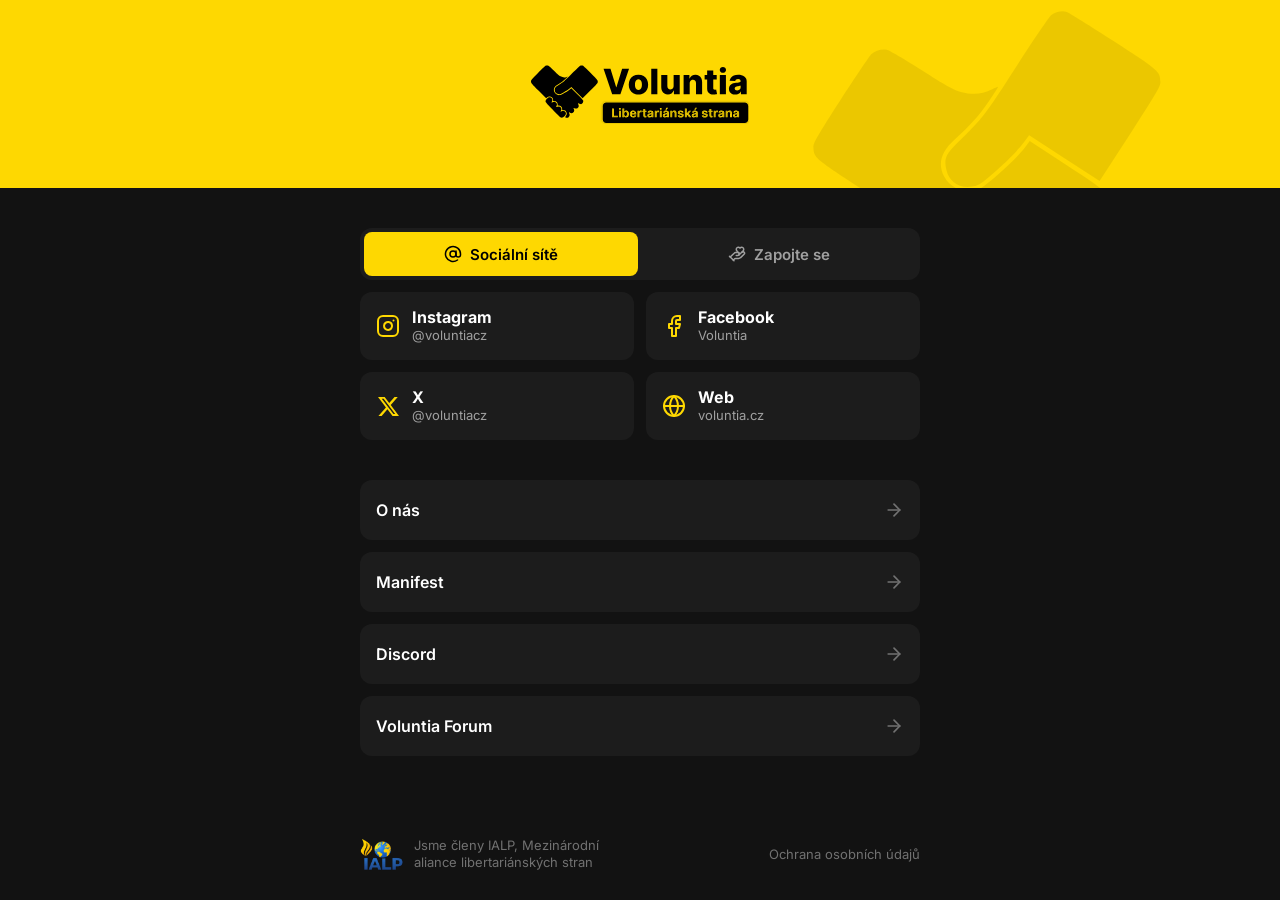
<file: index.html>
<!doctype html>
<html lang="cs">
  <head>
    <meta charset="utf-8" />
    <meta name="viewport" content="width=device-width, initial-scale=1, viewport-fit=cover" />
    <title>Voluntia – Libertariánská strana</title>
    <meta name="description" content="Všechny odkazy Libertariánské strany Voluntia na jednom místě: sociální sítě, jak se zapojit, manifest a komunita." />
    <meta name="theme-color" content="#121212" />
    <meta name="color-scheme" content="dark" />
    <!-- Při přesunu na vlastní doménu změnit adresu tady, v robots.txt a sitemap.xml. -->
    <link rel="canonical" href="https://voluntia-linktree.vercel.app/" />
    <meta property="og:type" content="website" />
    <meta property="og:locale" content="cs_CZ" />
    <meta property="og:site_name" content="Voluntia" />
    <meta property="og:url" content="https://voluntia-linktree.vercel.app/" />
    <meta property="og:title" content="Voluntia – Libertariánská strana" />
    <meta property="og:description" content="Všechny odkazy Voluntie na jednom místě." />
    <meta property="og:image" content="https://voluntia-linktree.vercel.app/assets/og-image.png" />
    <meta property="og:image:width" content="1200" />
    <meta property="og:image:height" content="630" />
    <meta property="og:image:alt" content="Logo Voluntia – Libertariánská strana na žlutém pozadí" />
    <meta name="twitter:card" content="summary_large_image" />
    <meta name="twitter:site" content="@voluntiacz" />
    <link rel="icon" href="/favicon.ico" sizes="32x32" />
    <link rel="icon" href="/favicon.svg" type="image/svg+xml" />
    <link rel="apple-touch-icon" href="/apple-touch-icon.png" />
    <link rel="manifest" href="/site.webmanifest" />
    <meta name="apple-mobile-web-app-title" content="Voluntia" />
    <link rel="preload" href="assets/fonts/inter-latin-wght-normal.woff2" as="font" type="font/woff2" crossorigin />
    <link rel="stylesheet" href="styles.css" />
  </head>
  <body>
    <header class="band">
      <svg class="band__mark" viewBox="-0.5 0.8 62.3 49" fill="currentColor" aria-hidden="true"><path d="M13.2745 1.70233C12.9112 1.92872 9.82313 4.91715 6.41723 8.31313C1.17211 13.5882 0.241162 14.6296 0.104926 15.3541C-0.235666 17.1652 -0.167548 17.2558 7.09839 24.5231L13.9102 31.3603L14.932 30.5679C15.7494 29.9567 16.1581 29.7982 16.9983 29.7982C18.9283 29.7982 20.2679 31.066 20.2906 32.9225L20.3133 33.9865H21.3805C23.1743 33.9865 24.6048 35.5261 24.4685 37.2919C24.4004 38.0844 24.4004 38.107 25.3087 38.107C27.1933 38.107 28.6011 39.4652 28.6011 41.2764V42.25H29.5774C30.8944 42.25 31.9388 42.9293 32.4839 44.1972C33.0513 45.4422 32.9152 46.2798 31.9615 47.6609C31.2804 48.6116 31.2804 48.657 31.6664 48.9513C31.8935 49.1324 32.4839 49.2684 32.9832 49.2684C33.6871 49.2684 34.0277 49.1098 34.641 48.4984C35.6171 47.5251 35.7306 46.3705 35.0042 45.1479C34.5955 44.4461 34.7997 44.0611 35.3674 44.4686C36.6616 45.3969 37.9332 45.329 38.9097 44.3104C39.7497 43.45 39.8861 42.3632 39.2955 41.2539C38.7281 40.167 38.8416 39.986 39.7497 40.5067C40.1358 40.7106 40.8623 40.8917 41.3619 40.8917C42.6561 40.8917 43.8142 39.737 43.8142 38.4691C43.8142 37.9712 43.6552 37.3826 43.4735 37.1334C43.1329 36.6805 43.0194 35.9108 43.2919 35.9108C43.36 35.9108 43.6097 36.0694 43.8368 36.273C44.0639 36.4769 44.6997 36.7033 45.2445 36.7487C46.0619 36.8391 46.3345 36.7712 46.9474 36.2505C47.7877 35.5486 48.1284 34.5072 47.8558 33.5336C47.7423 33.081 45.8803 31.066 42.2929 27.4889L36.9342 22.1233L35.8897 23.0516C33.9371 24.7495 27.8064 28.2813 26.3077 28.5304C24.2415 28.8926 21.8346 27.2852 21.1989 25.0891C20.495 22.6893 21.4941 20.7649 24.355 19.1122C27.4204 17.3463 29.3958 15.8974 31.5074 13.8598C32.6655 12.7505 33.5735 11.8223 33.551 11.777C33.5055 11.7544 32.9152 11.8675 32.234 12.0487C30.5084 12.5015 28.9189 12.2751 27.057 11.3242C25.8309 10.6903 24.6729 9.6715 21.1081 6.1397C18.6785 3.7399 16.3852 1.65705 16.0446 1.52121C15.0909 1.15897 14.0465 1.22689 13.2745 1.70233Z" /><path d="M45.0629 1.612C44.6997 1.81576 41.3164 5.05324 37.57 8.81141C30.3495 16.1014 29.691 16.6674 25.3769 19.3615C22.2207 21.3312 21.7893 21.8745 21.7893 23.9347C21.7893 26.2214 23.4014 27.7608 25.8083 27.7608C26.7392 27.7608 27.3296 27.5344 29.3958 26.3798C32.4613 24.6818 34.5274 23.3235 35.958 22.0783L37.0477 21.1274L42.2019 26.2666L47.3335 31.3832L54.191 24.546C60.0264 18.6823 61.048 17.573 61.1845 16.8485C61.5248 15.06 61.4342 14.9241 54.7358 8.22278C51.2845 4.75891 48.1964 1.77048 47.8558 1.58936C47.0613 1.18185 45.9258 1.18185 45.0629 1.612Z" /><path d="M14.8414 31.6549C13.4563 33.0132 13.093 33.8736 13.479 34.9376C13.7742 35.7526 25.7176 48.0912 26.9437 48.8609C28.1698 49.6081 29.3052 49.3363 30.6902 47.978C32.3933 46.3254 32.5294 44.8311 31.0989 43.5407C30.2588 42.7935 29.2597 42.7482 28.1925 43.3821C27.7838 43.6314 27.3978 43.835 27.3524 43.835C27.1027 43.835 27.2616 43.02 27.5795 42.6125C27.7611 42.3635 27.9201 41.7749 27.9201 41.2767C27.9201 40.0088 26.7621 38.8541 25.4678 38.8541C24.9683 38.8541 24.2417 39.0355 23.8557 39.2391C22.9702 39.7599 22.8339 39.5788 23.3789 38.5148C23.9238 37.4505 23.9465 36.998 23.4697 36.0244C22.8112 34.6207 20.7904 34.1679 19.7005 35.164C19.0647 35.7301 18.6787 35.2319 19.1782 34.4622C20.359 32.6735 19.0874 30.4776 16.9076 30.4776C16.2037 30.4776 15.8632 30.6814 14.8414 31.6549Z" /></svg>
      <div class="wrap band__inner">
        <h1 class="band__logo"><a href="https://voluntia.cz/" target="_blank" rel="noopener"><img src="assets/logo-voluntia-cerne.svg" alt="Voluntia – Libertariánská strana" width="200" height="55" /></a></h1>
      </div>
    </header>

    <main class="page">
      <div class="wrap">
        <div class="tabs" role="tablist" aria-label="Rozcestník">
          <button class="tab" type="button" role="tab" id="tab-site" aria-controls="panel-site" aria-selected="true"><svg class="tab__icon" width="18" height="18" viewBox="0 0 24 24" fill="none" stroke="currentColor" stroke-width="2" stroke-linecap="round" stroke-linejoin="round" aria-hidden="true"><circle cx="12" cy="12" r="4" /><path d="M16 8v5a3 3 0 0 0 6 0v-1a10 10 0 1 0-4 8" /></svg>Sociální sítě</button>
          <button class="tab" type="button" role="tab" id="tab-zapojit" aria-controls="panel-zapojit" aria-selected="false" tabindex="-1"><svg class="tab__icon" width="18" height="18" viewBox="0 0 24 24" fill="none" stroke="currentColor" stroke-width="2" stroke-linecap="round" stroke-linejoin="round" aria-hidden="true"><path d="M11 14h2a2 2 0 0 0 0-4h-3c-.6 0-1.1.2-1.4.6L3 16" /><path d="m14.45 13.39 5.05-4.694C20.196 8 21 6.85 21 5.75a2.75 2.75 0 0 0-4.797-1.837.276.276 0 0 1-.406 0A2.75 2.75 0 0 0 11 5.75c0 1.2.802 2.248 1.5 2.946L16 11.95" /><path d="m2 15 6 6" /><path d="m7 20 1.6-1.4c.3-.4.8-.6 1.4-.6h4c1.1 0 2.1-.4 2.8-1.2l4.6-4.4a1 1 0 0 0-2.75-2.91" /></svg>Zapojte se</button>
        </div>

        <div class="socials" id="panel-site" role="tabpanel" aria-labelledby="tab-site">
          <a class="social" href="https://www.instagram.com/voluntiacz/" target="_blank" rel="noopener">
            <svg class="social__icon" width="24" height="24" viewBox="0 0 24 24" fill="none" stroke="currentColor" stroke-width="2" stroke-linecap="round" stroke-linejoin="round" aria-hidden="true"><rect width="20" height="20" x="2" y="2" rx="5" ry="5" /><path d="M16 11.37A4 4 0 1 1 12.63 8 4 4 0 0 1 16 11.37z" /><line x1="17.5" x2="17.51" y1="6.5" y2="6.5" /></svg>
            <span class="social__name">Instagram</span>
            <span class="social__handle">@voluntiacz</span>
          </a>
          <a class="social" href="https://www.facebook.com/profile.php?id=61561021276834" target="_blank" rel="noopener">
            <svg class="social__icon" width="24" height="24" viewBox="0 0 24 24" fill="none" stroke="currentColor" stroke-width="2" stroke-linecap="round" stroke-linejoin="round" aria-hidden="true"><path d="M18 2h-3a5 5 0 0 0-5 5v3H7v4h3v8h4v-8h3l1-4h-4V7a1 1 0 0 1 1-1h3z" /></svg>
            <span class="social__name">Facebook</span>
            <span class="social__handle">Voluntia</span>
          </a>
          <a class="social" href="https://x.com/voluntiacz" target="_blank" rel="noopener">
            <svg class="social__icon" width="21" height="21" viewBox="0 0 24 24" fill="currentColor" aria-hidden="true"><path d="M18.901 1.153h3.68l-8.04 9.19L24 22.846h-7.406l-5.8-7.584-6.638 7.584H.474l8.6-9.83L0 1.154h7.594l5.243 6.932ZM17.61 20.644h2.039L6.486 3.24H4.298Z" /></svg>
            <span class="social__name">X</span>
            <span class="social__handle">@voluntiacz</span>
          </a>
          <a class="social" href="https://voluntia.cz/" target="_blank" rel="noopener">
            <svg class="social__icon" width="24" height="24" viewBox="0 0 24 24" fill="none" stroke="currentColor" stroke-width="2" stroke-linecap="round" stroke-linejoin="round" aria-hidden="true"><circle cx="12" cy="12" r="10" /><path d="M12 2a14.5 14.5 0 0 0 0 20 14.5 14.5 0 0 0 0-20" /><path d="M2 12h20" /></svg>
            <span class="social__name">Web</span>
            <span class="social__handle">voluntia.cz</span>
          </a>
        </div>

        <div class="socials" id="panel-zapojit" role="tabpanel" aria-labelledby="tab-zapojit" hidden>
          <a class="social" href="https://is.voluntia.cz/prihlaska/?typ=priznivec" target="_blank" rel="noopener">
            <svg class="social__icon" width="24" height="24" viewBox="0 0 24 24" fill="none" stroke="currentColor" stroke-width="2" stroke-linecap="round" stroke-linejoin="round" aria-hidden="true"><path d="M11 14h2a2 2 0 0 0 0-4h-3c-.6 0-1.1.2-1.4.6L3 16" /><path d="m14.45 13.39 5.05-4.694C20.196 8 21 6.85 21 5.75a2.75 2.75 0 0 0-4.797-1.837.276.276 0 0 1-.406 0A2.75 2.75 0 0 0 11 5.75c0 1.2.802 2.248 1.5 2.946L16 11.95" /><path d="m2 15 6 6" /><path d="m7 20 1.6-1.4c.3-.4.8-.6 1.4-.6h4c1.1 0 2.1-.4 2.8-1.2l4.6-4.4a1 1 0 0 0-2.75-2.91" /></svg>
            <span class="social__name">Příznivec</span>
            <span class="social__handle">100 Kč/měsíc</span>
          </a>
          <a class="social" href="https://is.voluntia.cz/prihlaska/?typ=dobrovolnik" target="_blank" rel="noopener">
            <svg class="social__icon" width="24" height="24" viewBox="0 0 24 24" fill="none" stroke="currentColor" stroke-width="2" stroke-linecap="round" stroke-linejoin="round" aria-hidden="true"><path d="M11 12h2a2 2 0 1 0 0-4h-3c-.6 0-1.1.2-1.4.6L3 14" /><path d="m7 18 1.6-1.4c.3-.4.8-.6 1.4-.6h4c1.1 0 2.1-.4 2.8-1.2l4.6-4.4a2 2 0 0 0-2.75-2.91l-4.2 3.9" /><path d="m2 13 6 6" /></svg>
            <span class="social__name">Dobrovolník</span>
            <span class="social__handle">Zdarma</span>
          </a>
          <a class="social" href="mailto:voluntia@voluntia.cz">
            <svg class="social__icon" width="24" height="24" viewBox="0 0 24 24" fill="none" stroke="currentColor" stroke-width="2" stroke-linecap="round" stroke-linejoin="round" aria-hidden="true"><path d="m9 12 2 2 4-4" /><path d="M5 7c0-1.1.9-2 2-2h10a2 2 0 0 1 2 2v12H5V7Z" /><path d="M22 19H2" /></svg>
            <span class="social__name">Kandidát</span>
            <span class="social__handle">Připravujeme</span>
          </a>
          <a class="social" href="https://is.voluntia.cz/prihlaska/?typ=prispevatel" target="_blank" rel="noopener">
            <svg class="social__icon" width="24" height="24" viewBox="0 0 24 24" fill="none" stroke="currentColor" stroke-width="2" stroke-linecap="round" stroke-linejoin="round" aria-hidden="true"><path d="M11 15h2a2 2 0 1 0 0-4h-3c-.6 0-1.1.2-1.4.6L3 17" /><path d="m7 21 1.6-1.4c.3-.4.8-.6 1.4-.6h4c1.1 0 2.1-.4 2.8-1.2l4.6-4.4a2 2 0 0 0-2.75-2.91l-4.2 3.9" /><path d="m2 16 6 6" /><circle cx="16" cy="9" r="2.9" /><circle cx="6" cy="5" r="3" /></svg>
            <span class="social__name">Přispěvatel</span>
            <span class="social__handle">50–200 Kč/měsíc</span>
          </a>
        </div>

        <nav class="links" aria-label="Odkazy">
          <a class="link" href="https://voluntia.cz/o-nas/" target="_blank" rel="noopener"><span>O nás</span><svg class="link__arrow" width="20" height="20" viewBox="0 0 24 24" fill="none" stroke="currentColor" stroke-width="2" stroke-linecap="round" stroke-linejoin="round" aria-hidden="true"><path d="M5 12h14" /><path d="m12 5 7 7-7 7" /></svg></a>
          <a class="link" href="https://voluntia.cz/manifest/" target="_blank" rel="noopener"><span>Manifest</span><svg class="link__arrow" width="20" height="20" viewBox="0 0 24 24" fill="none" stroke="currentColor" stroke-width="2" stroke-linecap="round" stroke-linejoin="round" aria-hidden="true"><path d="M5 12h14" /><path d="m12 5 7 7-7 7" /></svg></a>
          <a class="link" href="https://discord.gg/bbvgGMhQza" target="_blank" rel="noopener"><span>Discord</span><svg class="link__arrow" width="20" height="20" viewBox="0 0 24 24" fill="none" stroke="currentColor" stroke-width="2" stroke-linecap="round" stroke-linejoin="round" aria-hidden="true"><path d="M5 12h14" /><path d="m12 5 7 7-7 7" /></svg></a>
          <a class="link" href="https://forum.voluntia.cz/" target="_blank" rel="noopener"><span>Voluntia Forum</span><svg class="link__arrow" width="20" height="20" viewBox="0 0 24 24" fill="none" stroke="currentColor" stroke-width="2" stroke-linecap="round" stroke-linejoin="round" aria-hidden="true"><path d="M5 12h14" /><path d="m12 5 7 7-7 7" /></svg></a>
        </nav>
      </div>
    </main>

    <footer class="footer">
      <div class="wrap footer__inner">
        <a class="footer__ialp" href="https://ialp.net/" target="_blank" rel="noopener">
          <img src="assets/ialp-logo.png" alt="IALP" width="150" height="120" loading="lazy" />
          <span>Jsme členy IALP, Mezinárodní aliance libertariánských stran</span>
        </a>
        <a href="https://voluntia.cz/ochrana-osobnich-udaju/" target="_blank" rel="noopener">Ochrana osobních údajů</a>
      </div>
    </footer>
    <script src="/app.js" defer></script>
  </body>
</html>
</file>
<file: styles.css>
/* ==========================================================================
   Voluntia – rozcestník (odkazy)
   --------------------------------------------------------------------------
   Tokeny a komponenty jsou převzaté z webu voluntia.cz (Voluntiaweb,
   src/styles/global.css: tlačítka, karty, sociální sítě).
   Při změně tam je potřeba upravit i tady.
   ========================================================================== */

/* ── Písmo (self-host, bez Google Fonts kvůli GDPR) ────────────────────── */
@font-face {
  font-family: 'Inter Variable';
  font-style: normal;
  font-display: swap;
  font-weight: 100 900;
  src: url('assets/fonts/inter-latin-ext-wght-normal.woff2') format('woff2-variations');
  unicode-range: U+0100-02BA, U+02BD-02C5, U+02C7-02CC, U+02CE-02D7, U+02DD-02FF, U+0304, U+0308, U+0329, U+1D00-1DBF,
    U+1E00-1E9F, U+1EF2-1EFF, U+2020, U+20A0-20AB, U+20AD-20C0, U+2113, U+2C60-2C7F, U+A720-A7FF;
}

@font-face {
  font-family: 'Inter Variable';
  font-style: normal;
  font-display: swap;
  font-weight: 100 900;
  src: url('assets/fonts/inter-latin-wght-normal.woff2') format('woff2-variations');
  unicode-range: U+0000-00FF, U+0131, U+0152-0153, U+02BB-02BC, U+02C6, U+02DA, U+02DC, U+0304, U+0308, U+0329,
    U+2000-206F, U+20AC, U+2122, U+2191, U+2193, U+2212, U+2215, U+FEFF, U+FFFD;
}

/* ── Tokeny (z IS / Voluntiaweb) ───────────────────────────────────────── */
:root {
  --yellow: #fed801;
  --white: #ffffff;
  --black: #000000;
  --bg: #121212;
  --field: #2a2a2a;
  --field-hover: #333333;
  --border: #2c2c2c;
  --muted: #a0a0a0;
  --dim: #717171;
  --card: #1c1c1c;
  --card-hover: #232323;

  --gutter: 20px;
  /* Jeden poloměr a jedna mezera pro všechny bloky stránky. */
  --radius: 12px;
  --radius-sm: 4px;
  --gap: 12px;
  --section: 32px;
  --btn-h: 48px;
  --btn-pad: 22px;

  --ease: cubic-bezier(0.25, 0.1, 0.25, 1);
  --dur: 200ms;
}

@media (min-width: 48em) {
  :root {
    --gutter: 24px;
    --section: 40px;
  }
}

/* ── Základ ─────────────────────────────────────────────────────────────── */
*,
*::before,
*::after {
  box-sizing: border-box;
}

html {
  -webkit-text-size-adjust: 100%;
  color-scheme: dark;
}

body {
  margin: 0;
  min-height: 100dvh;
  display: flex;
  flex-direction: column;
  background: var(--bg);
  color: var(--white);
  font-family: 'Inter Variable', 'Inter', system-ui, -apple-system, 'Segoe UI', Roboto, sans-serif;
  font-size: 16px;
  line-height: 1.3;
  -webkit-font-smoothing: antialiased;
}

a {
  color: var(--yellow);
  text-decoration: none;
  transition: color var(--dur) var(--ease);
}

[hidden] {
  display: none !important;
}

.ico {
  display: inline-block;
  flex: none;
}

:where(a, button):focus-visible {
  outline: 2px solid var(--yellow);
  outline-offset: 2px;
  border-radius: var(--radius-sm);
}

/* ── Žlutý pás přes celou šířku s logem (.band z IS + značka z DonateCta) ─ */
.band {
  position: relative;
  overflow: hidden;
  padding: 48px 0;
  background: var(--yellow);
  color: var(--black);
}

@media (min-width: 48em) {
  .band {
    padding: 64px 0;
  }
}

.band :focus-visible {
  outline-color: var(--black);
}

.band__inner {
  position: relative;
  display: flex;
  justify-content: center;
}

/* Značka Voluntie v pozadí, jako dekorace v DonateCta. */
.band__mark {
  position: absolute;
  right: -60px;
  bottom: -90px;
  width: 300px;
  height: auto;
  color: var(--black);
  opacity: 0.07;
  transform: rotate(-12deg);
  pointer-events: none;
}

@media (min-width: 48em) {
  .band__mark {
    right: 8%;
    width: 360px;
    bottom: -120px;
  }
}

.band__logo {
  margin: 0;
  line-height: 0;
}

.band__logo a {
  display: block;
}

.band__logo img {
  display: block;
  width: auto;
  height: 60px;
}

/* ── Záložky: segmentový přepínač, aktivní část žlutá (.tab z IS) ──────── */
.tabs {
  display: grid;
  grid-template-columns: repeat(2, minmax(0, 1fr));
  gap: 4px;
  margin-bottom: var(--gap);
  padding: 4px;
  border-radius: var(--radius);
  background: var(--card);
}

.tab {
  display: inline-flex;
  align-items: center;
  justify-content: center;
  gap: 8px;
  height: 44px;
  padding: 0 12px;
  border: 0;
  /* Vnitřní poloměr = vnější minus odsazení, ať rohy lícují s kartou. */
  border-radius: calc(var(--radius) - 4px);
  background: transparent;
  color: var(--muted);
  font: inherit;
  font-size: 15px;
  font-weight: 600;
  line-height: 1;
  cursor: pointer;
  transition: background-color var(--dur) var(--ease), color var(--dur) var(--ease);
}

.tab:hover {
  background: var(--field);
  color: var(--white);
}

.tab[aria-selected='true'] {
  background: var(--yellow);
  color: var(--black);
}

.tab__icon {
  flex: none;
}

/* ── Sociální sítě: dlaždice 2×2 (karta z webu) ────────────────────────── */
.socials {
  display: grid;
  grid-template-columns: repeat(2, minmax(0, 1fr));
  gap: var(--gap);
  margin-bottom: var(--section);
}

.social {
  display: grid;
  grid-template-columns: 24px minmax(0, 1fr);
  column-gap: 12px;
  align-items: center;
  padding: 16px;
  border-radius: var(--radius);
  background: var(--card);
  color: var(--white);
  transition: background-color var(--dur) var(--ease), transform 120ms var(--ease);
}

.social:hover {
  background: var(--card-hover);
}

.social:active {
  transform: translateY(1px);
}

.social__icon {
  grid-row: span 2;
  justify-self: center;
  color: var(--yellow);
}

/* Úzký telefon: ikona nad názvem, ať se cenovka („50–200 Kč/měsíc“) vejde na řádek. */
@media (max-width: 25.99em) {
  .social {
    grid-template-columns: minmax(0, 1fr);
    row-gap: 2px;
  }
  .social__icon {
    grid-row: auto;
    justify-self: start;
    margin-bottom: 8px;
  }
}

.social__name {
  font-size: 16px;
  font-weight: 700;
  line-height: 1.2;
}

.social__handle {
  font-size: 13px;
  line-height: 1.3;
  color: var(--muted);
  white-space: nowrap;
}

/* ── Odkazy ────────────────────────────────────────────────────────────── */
.page {
  flex: 1 0 auto;
  padding: var(--section) 0 calc(var(--section) * 1.5);
}


.wrap {
  width: 100%;
  max-width: calc(560px + 2 * var(--gutter));
  margin: 0 auto;
  padding: 0 var(--gutter);
}

.links {
  display: flex;
  flex-direction: column;
  gap: var(--gap);
}

/* Řádek odkazu – rámeček karty z webu, název vlevo, šipka vpravo. */
.link {
  display: flex;
  align-items: center;
  justify-content: space-between;
  gap: 16px;
  min-height: 60px;
  padding: 14px 16px;
  border-radius: var(--radius);
  background: var(--card);
  color: var(--white);
  font-size: 16px;
  font-weight: 600;
  line-height: 1.25;
  transition: background-color var(--dur) var(--ease), transform 120ms var(--ease);
}

.link:hover {
  background: var(--card-hover);
}

.link:active {
  transform: translateY(1px);
}

.link__arrow {
  flex: none;
  color: var(--dim);
  transition: transform var(--dur) var(--ease), color var(--dur) var(--ease);
}

.link:hover .link__arrow {
  color: var(--yellow);
  transform: translateX(2px);
}

/* ── 404 ───────────────────────────────────────────────────────────────── */
.notfound__title {
  margin: 0 0 8px;
  font-size: 24px;
  font-weight: 700;
  line-height: 1.2;
}

.notfound__text {
  margin: 0 0 var(--section);
  color: var(--muted);
  line-height: 1.5;
}

/* ── Patička: členství v IALP vlevo, odkazy vpravo ──────────────────────── */
.footer {
  padding: 16px 0 calc(28px + env(safe-area-inset-bottom));
}

.footer__inner {
  display: flex;
  flex-wrap: wrap;
  align-items: center;
  justify-content: space-between;
  gap: 12px 20px;
  font-size: 13px;
}

.footer a {
  color: var(--dim);
}

.footer a:hover {
  color: var(--yellow);
}

.footer__ialp {
  display: flex;
  align-items: center;
  gap: 10px;
  max-width: 240px;
  line-height: 1.35;
}

.footer__ialp img {
  display: block;
  width: 44px;
  height: auto;
}

@media (prefers-reduced-motion: reduce) {
  *,
  *::before,
  *::after {
    transition-duration: 0.01ms !important;
  }
}
</file>
